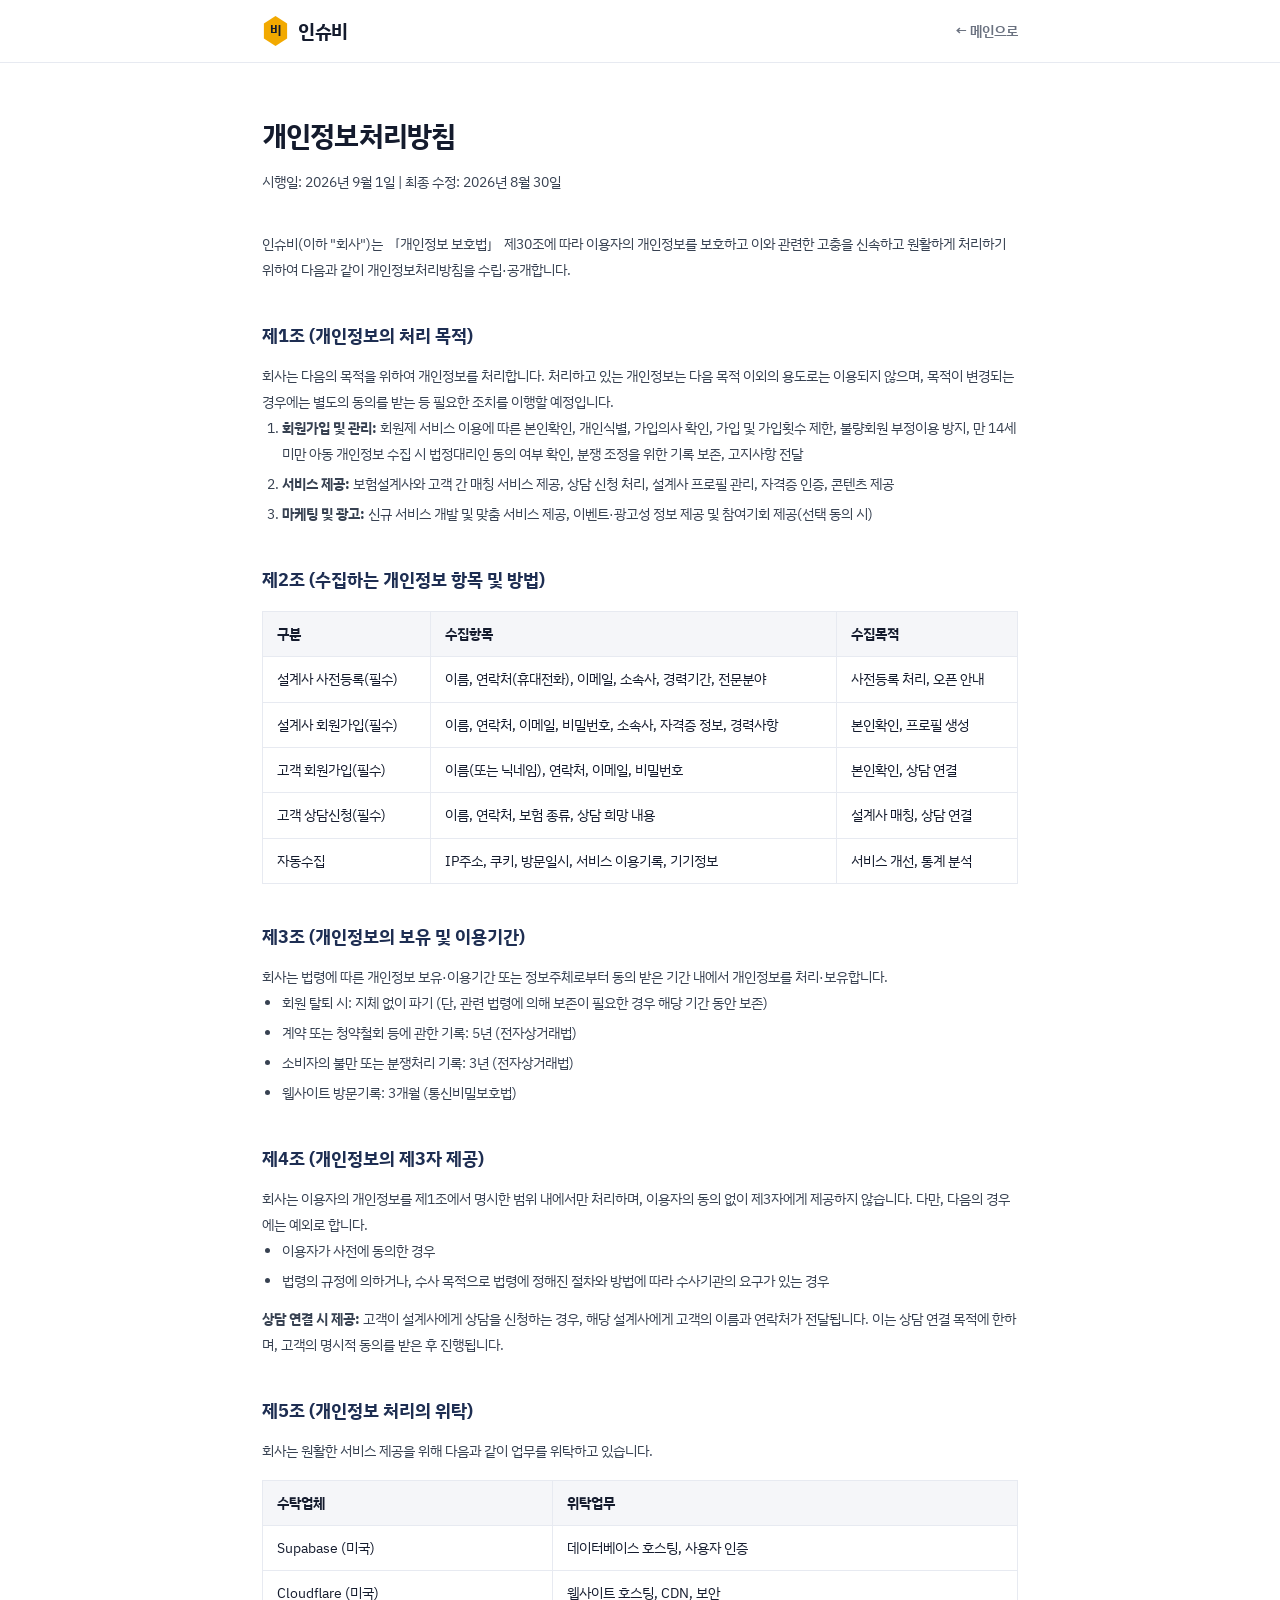
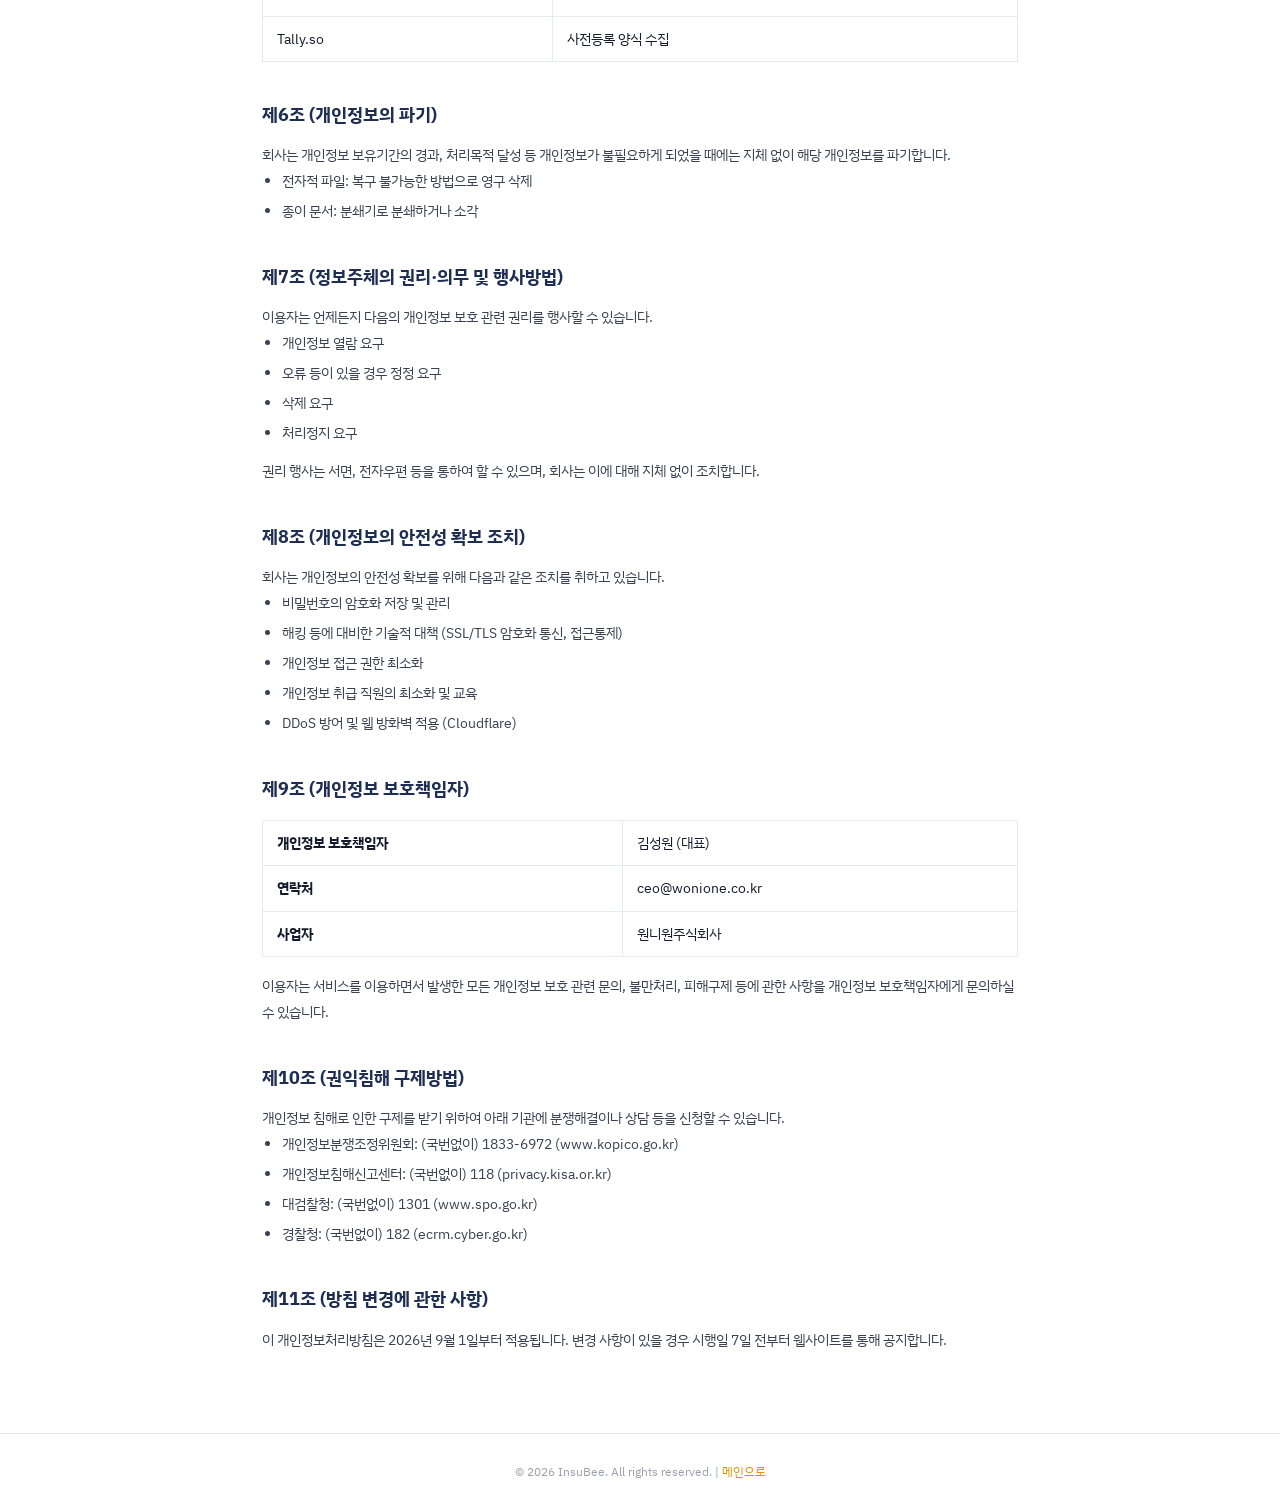
<file: privacy.html>
<!DOCTYPE html>
<html lang="ko">
<head>
<meta charset="UTF-8" />
<meta name="viewport" content="width=device-width, initial-scale=1.0" />
<title>개인정보처리방침 — 인슈비</title>
<meta name="description" content="인슈비 개인정보처리방침" />
<style>
  @import url('https://fonts.googleapis.com/css2?family=IBM+Plex+Sans+KR:wght@400;500;700&display=swap');
  :root {
    --ink: #141B2D; --navy: #1E2E52; --navy-2: #2E4370;
    --honey: #F2A900; --honey-deep: #D89400; --honey-pale: #FFF6DE;
    --bg: #F5F6F9; --mist: #E7EAF1; --sub: #6B7280;
  }
  * { margin: 0; padding: 0; box-sizing: border-box; }
  body { font-family: 'IBM Plex Sans KR','Pretendard','Apple SD Gothic Neo','Noto Sans KR',sans-serif; color: var(--ink); background: #fff; line-height: 1.8; -webkit-font-smoothing: antialiased; }
  .wrap { max-width: 800px; margin: 0 auto; padding: 0 22px; }
  a { text-decoration: none; color: inherit; }
  header { position: sticky; top: 0; z-index: 50; background: rgba(255,255,255,0.92); backdrop-filter: blur(10px); border-bottom: 1px solid var(--mist); }
  .nav { display: flex; align-items: center; justify-content: space-between; height: 62px; }
  .logo { display: flex; align-items: center; gap: 9px; font-weight: 700; font-size: 19px; letter-spacing: -0.02em; }
  .hex-mark { width: 27px; height: 30px; background: var(--honey); clip-path: polygon(50% 0%, 93% 25%, 93% 75%, 50% 100%, 7% 75%, 7% 25%); display: flex; align-items: center; justify-content: center; color: var(--ink); font-weight: 800; font-size: 13px; }
  .back-link { font-size: 13.5px; font-weight: 600; color: var(--sub); }
  .back-link:hover { color: var(--ink); }
  .content { padding: 48px 0 80px; }
  .content h1 { font-size: 28px; font-weight: 700; letter-spacing: -0.03em; margin-bottom: 8px; }
  .date { font-size: 13px; color: var(--sub); margin-bottom: 36px; }
  .content h2 { font-size: 18px; font-weight: 700; margin-top: 36px; margin-bottom: 12px; color: var(--navy); }
  .content h3 { font-size: 15px; font-weight: 700; margin-top: 20px; margin-bottom: 8px; }
  .content p, .content li { font-size: 14px; color: #374151; line-height: 1.85; }
  .content ul, .content ol { padding-left: 20px; margin-bottom: 12px; }
  .content li { margin-bottom: 4px; }
  .content table { width: 100%; border-collapse: collapse; margin: 16px 0; font-size: 13.5px; }
  .content th, .content td { border: 1px solid var(--mist); padding: 10px 14px; text-align: left; }
  .content th { background: var(--bg); font-weight: 700; }
  footer { padding: 28px 0; border-top: 1px solid var(--mist); text-align: center; }
  footer p { font-size: 11.5px; color: #9AA1AE; }
</style>
</head>
<body>

<header>
  <div class="wrap nav" style="max-width:800px">
    <a href="/" class="logo"><span class="hex-mark">비</span>인슈비</a>
    <a href="/" class="back-link">← 메인으로</a>
  </div>
</header>

<div class="content">
  <div class="wrap">
    <h1>개인정보처리방침</h1>
    <p class="date">시행일: 2026년 9월 1일 | 최종 수정: 2026년 8월 30일</p>

    <p>인슈비(이하 "회사")는 「개인정보 보호법」 제30조에 따라 이용자의 개인정보를 보호하고 이와 관련한 고충을 신속하고 원활하게 처리하기 위하여 다음과 같이 개인정보처리방침을 수립·공개합니다.</p>

    <h2>제1조 (개인정보의 처리 목적)</h2>
    <p>회사는 다음의 목적을 위하여 개인정보를 처리합니다. 처리하고 있는 개인정보는 다음 목적 이외의 용도로는 이용되지 않으며, 목적이 변경되는 경우에는 별도의 동의를 받는 등 필요한 조치를 이행할 예정입니다.</p>
    <ol>
      <li><strong>회원가입 및 관리:</strong> 회원제 서비스 이용에 따른 본인확인, 개인식별, 가입의사 확인, 가입 및 가입횟수 제한, 불량회원 부정이용 방지, 만 14세 미만 아동 개인정보 수집 시 법정대리인 동의 여부 확인, 분쟁 조정을 위한 기록 보존, 고지사항 전달</li>
      <li><strong>서비스 제공:</strong> 보험설계사와 고객 간 매칭 서비스 제공, 상담 신청 처리, 설계사 프로필 관리, 자격증 인증, 콘텐츠 제공</li>
      <li><strong>마케팅 및 광고:</strong> 신규 서비스 개발 및 맞춤 서비스 제공, 이벤트·광고성 정보 제공 및 참여기회 제공(선택 동의 시)</li>
    </ol>

    <h2>제2조 (수집하는 개인정보 항목 및 방법)</h2>
    <table>
      <thead>
        <tr><th>구분</th><th>수집항목</th><th>수집목적</th></tr>
      </thead>
      <tbody>
        <tr><td>설계사 사전등록(필수)</td><td>이름, 연락처(휴대전화), 이메일, 소속사, 경력기간, 전문분야</td><td>사전등록 처리, 오픈 안내</td></tr>
        <tr><td>설계사 회원가입(필수)</td><td>이름, 연락처, 이메일, 비밀번호, 소속사, 자격증 정보, 경력사항</td><td>본인확인, 프로필 생성</td></tr>
        <tr><td>고객 회원가입(필수)</td><td>이름(또는 닉네임), 연락처, 이메일, 비밀번호</td><td>본인확인, 상담 연결</td></tr>
        <tr><td>고객 상담신청(필수)</td><td>이름, 연락처, 보험 종류, 상담 희망 내용</td><td>설계사 매칭, 상담 연결</td></tr>
        <tr><td>자동수집</td><td>IP주소, 쿠키, 방문일시, 서비스 이용기록, 기기정보</td><td>서비스 개선, 통계 분석</td></tr>
      </tbody>
    </table>

    <h2>제3조 (개인정보의 보유 및 이용기간)</h2>
    <p>회사는 법령에 따른 개인정보 보유·이용기간 또는 정보주체로부터 동의 받은 기간 내에서 개인정보를 처리·보유합니다.</p>
    <ul>
      <li>회원 탈퇴 시: 지체 없이 파기 (단, 관련 법령에 의해 보존이 필요한 경우 해당 기간 동안 보존)</li>
      <li>계약 또는 청약철회 등에 관한 기록: 5년 (전자상거래법)</li>
      <li>소비자의 불만 또는 분쟁처리 기록: 3년 (전자상거래법)</li>
      <li>웹사이트 방문기록: 3개월 (통신비밀보호법)</li>
    </ul>

    <h2>제4조 (개인정보의 제3자 제공)</h2>
    <p>회사는 이용자의 개인정보를 제1조에서 명시한 범위 내에서만 처리하며, 이용자의 동의 없이 제3자에게 제공하지 않습니다. 다만, 다음의 경우에는 예외로 합니다.</p>
    <ul>
      <li>이용자가 사전에 동의한 경우</li>
      <li>법령의 규정에 의하거나, 수사 목적으로 법령에 정해진 절차와 방법에 따라 수사기관의 요구가 있는 경우</li>
    </ul>
    <p><strong>상담 연결 시 제공:</strong> 고객이 설계사에게 상담을 신청하는 경우, 해당 설계사에게 고객의 이름과 연락처가 전달됩니다. 이는 상담 연결 목적에 한하며, 고객의 명시적 동의를 받은 후 진행됩니다.</p>

    <h2>제5조 (개인정보 처리의 위탁)</h2>
    <p>회사는 원활한 서비스 제공을 위해 다음과 같이 업무를 위탁하고 있습니다.</p>
    <table>
      <thead>
        <tr><th>수탁업체</th><th>위탁업무</th></tr>
      </thead>
      <tbody>
        <tr><td>Supabase (미국)</td><td>데이터베이스 호스팅, 사용자 인증</td></tr>
        <tr><td>Cloudflare (미국)</td><td>웹사이트 호스팅, CDN, 보안</td></tr>
        <tr><td>Tally.so</td><td>사전등록 양식 수집</td></tr>
      </tbody>
    </table>

    <h2>제6조 (개인정보의 파기)</h2>
    <p>회사는 개인정보 보유기간의 경과, 처리목적 달성 등 개인정보가 불필요하게 되었을 때에는 지체 없이 해당 개인정보를 파기합니다.</p>
    <ul>
      <li>전자적 파일: 복구 불가능한 방법으로 영구 삭제</li>
      <li>종이 문서: 분쇄기로 분쇄하거나 소각</li>
    </ul>

    <h2>제7조 (정보주체의 권리·의무 및 행사방법)</h2>
    <p>이용자는 언제든지 다음의 개인정보 보호 관련 권리를 행사할 수 있습니다.</p>
    <ul>
      <li>개인정보 열람 요구</li>
      <li>오류 등이 있을 경우 정정 요구</li>
      <li>삭제 요구</li>
      <li>처리정지 요구</li>
    </ul>
    <p>권리 행사는 서면, 전자우편 등을 통하여 할 수 있으며, 회사는 이에 대해 지체 없이 조치합니다.</p>

    <h2>제8조 (개인정보의 안전성 확보 조치)</h2>
    <p>회사는 개인정보의 안전성 확보를 위해 다음과 같은 조치를 취하고 있습니다.</p>
    <ul>
      <li>비밀번호의 암호화 저장 및 관리</li>
      <li>해킹 등에 대비한 기술적 대책 (SSL/TLS 암호화 통신, 접근통제)</li>
      <li>개인정보 접근 권한 최소화</li>
      <li>개인정보 취급 직원의 최소화 및 교육</li>
      <li>DDoS 방어 및 웹 방화벽 적용 (Cloudflare)</li>
    </ul>

    <h2>제9조 (개인정보 보호책임자)</h2>
    <table>
      <tbody>
        <tr><td><strong>개인정보 보호책임자</strong></td><td>김성원 (대표)</td></tr>
        <tr><td><strong>연락처</strong></td><td>ceo@wonione.co.kr</td></tr>
        <tr><td><strong>사업자</strong></td><td>원니원주식회사</td></tr>
      </tbody>
    </table>
    <p style="margin-top:12px">이용자는 서비스를 이용하면서 발생한 모든 개인정보 보호 관련 문의, 불만처리, 피해구제 등에 관한 사항을 개인정보 보호책임자에게 문의하실 수 있습니다.</p>

    <h2>제10조 (권익침해 구제방법)</h2>
    <p>개인정보 침해로 인한 구제를 받기 위하여 아래 기관에 분쟁해결이나 상담 등을 신청할 수 있습니다.</p>
    <ul>
      <li>개인정보분쟁조정위원회: (국번없이) 1833-6972 (www.kopico.go.kr)</li>
      <li>개인정보침해신고센터: (국번없이) 118 (privacy.kisa.or.kr)</li>
      <li>대검찰청: (국번없이) 1301 (www.spo.go.kr)</li>
      <li>경찰청: (국번없이) 182 (ecrm.cyber.go.kr)</li>
    </ul>

    <h2>제11조 (방침 변경에 관한 사항)</h2>
    <p>이 개인정보처리방침은 2026년 9월 1일부터 적용됩니다. 변경 사항이 있을 경우 시행일 7일 전부터 웹사이트를 통해 공지합니다.</p>
  </div>
</div>

<footer>
  <div class="wrap" style="max-width:800px">
    <p>© 2026 InsuBee. All rights reserved. | <a href="/" style="color:var(--honey-deep)">메인으로</a></p>
  </div>
</footer>

</body>
</html>
</file>
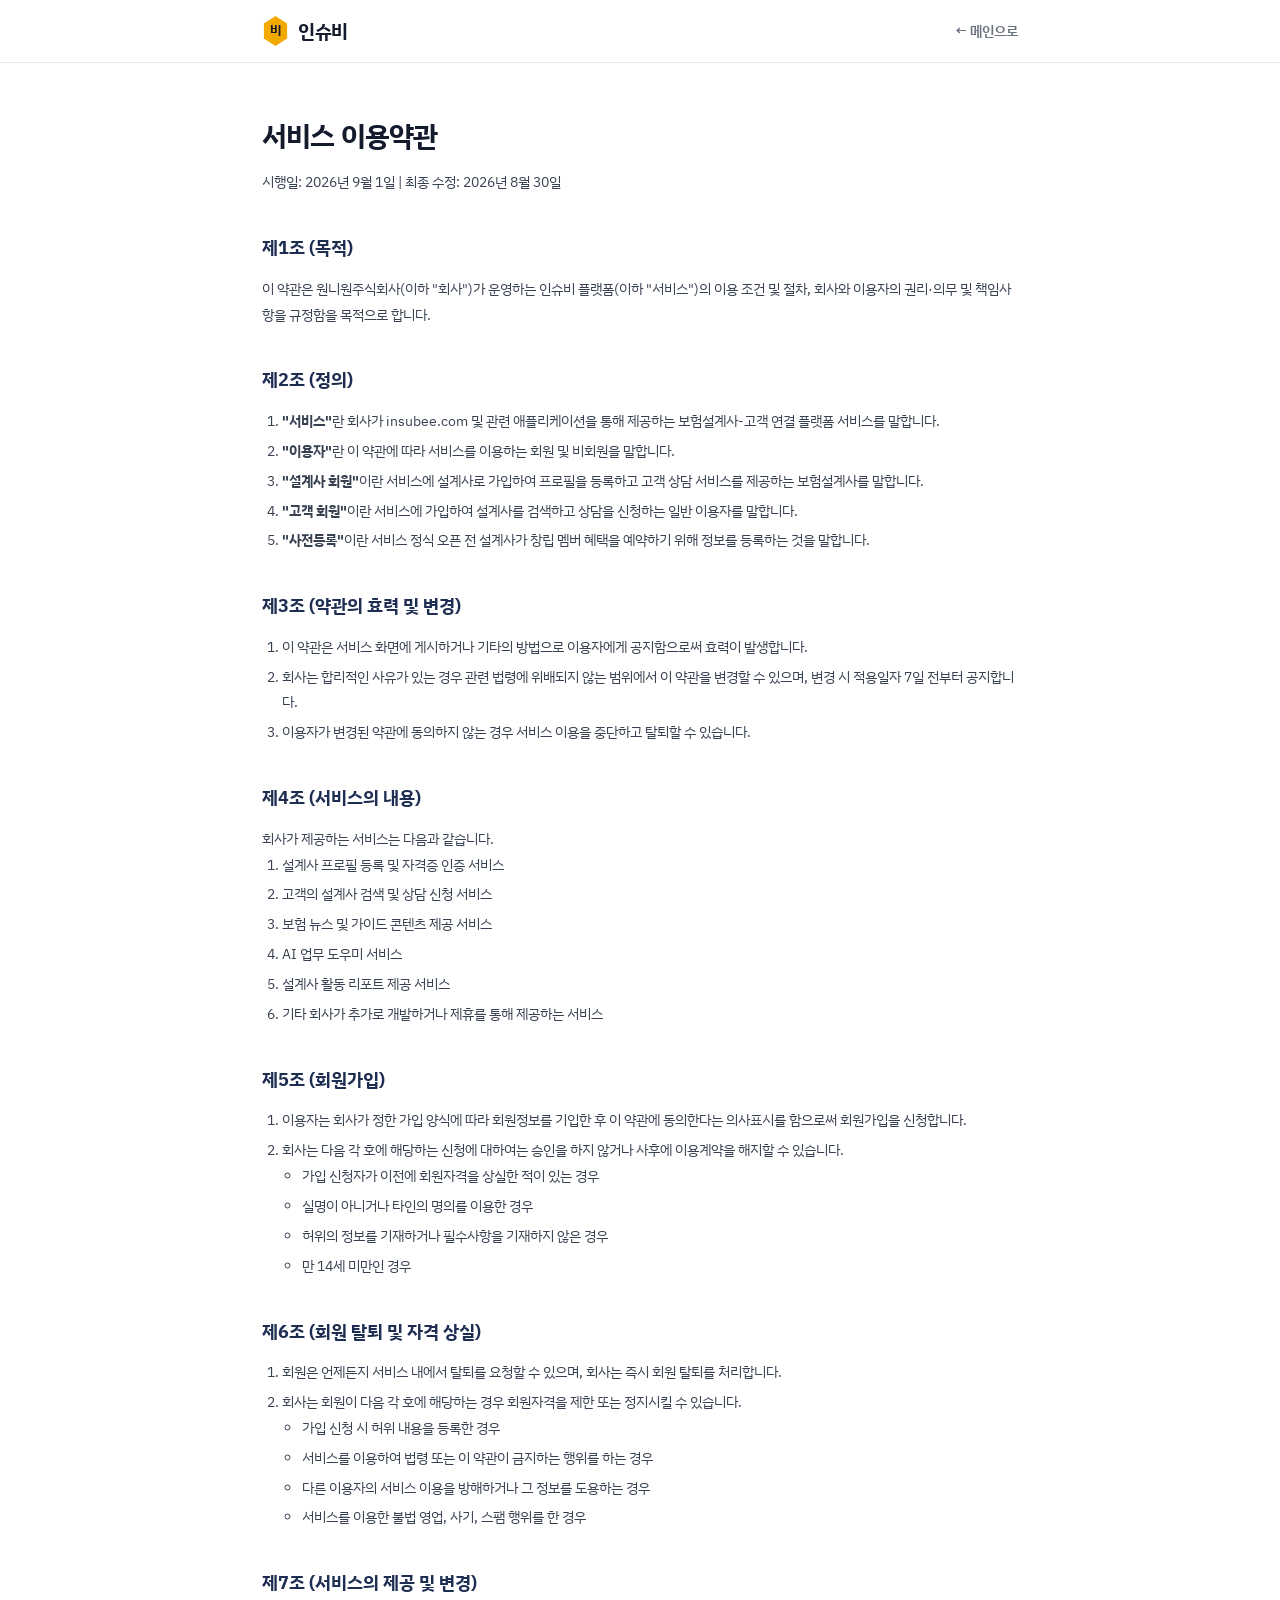
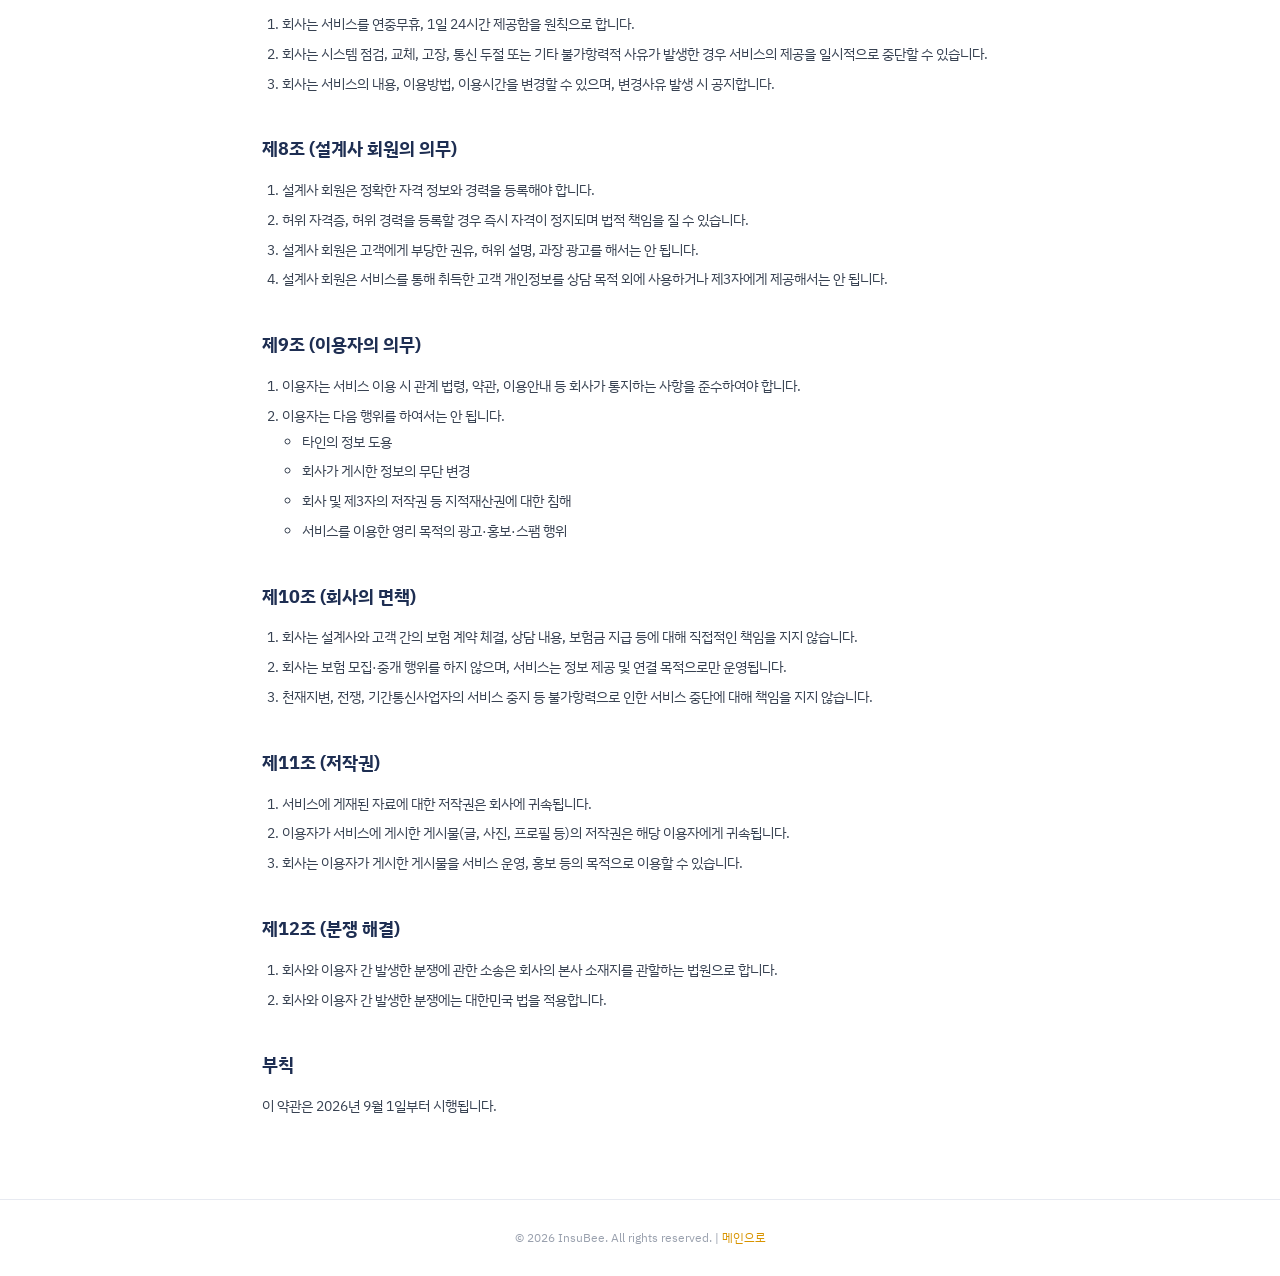
<file: terms.html>
<!DOCTYPE html>
<html lang="ko">
<head>
<meta charset="UTF-8" />
<meta name="viewport" content="width=device-width, initial-scale=1.0" />
<title>이용약관 — 인슈비</title>
<meta name="description" content="인슈비 서비스 이용약관" />
<style>
  @import url('https://fonts.googleapis.com/css2?family=IBM+Plex+Sans+KR:wght@400;500;700&display=swap');
  :root {
    --ink: #141B2D; --navy: #1E2E52; --navy-2: #2E4370;
    --honey: #F2A900; --honey-deep: #D89400; --honey-pale: #FFF6DE;
    --bg: #F5F6F9; --mist: #E7EAF1; --sub: #6B7280;
  }
  * { margin: 0; padding: 0; box-sizing: border-box; }
  body { font-family: 'IBM Plex Sans KR','Pretendard','Apple SD Gothic Neo','Noto Sans KR',sans-serif; color: var(--ink); background: #fff; line-height: 1.8; -webkit-font-smoothing: antialiased; }
  .wrap { max-width: 800px; margin: 0 auto; padding: 0 22px; }
  a { text-decoration: none; color: inherit; }
  header { position: sticky; top: 0; z-index: 50; background: rgba(255,255,255,0.92); backdrop-filter: blur(10px); border-bottom: 1px solid var(--mist); }
  .nav { display: flex; align-items: center; justify-content: space-between; height: 62px; }
  .logo { display: flex; align-items: center; gap: 9px; font-weight: 700; font-size: 19px; letter-spacing: -0.02em; }
  .hex-mark { width: 27px; height: 30px; background: var(--honey); clip-path: polygon(50% 0%, 93% 25%, 93% 75%, 50% 100%, 7% 75%, 7% 25%); display: flex; align-items: center; justify-content: center; color: var(--ink); font-weight: 800; font-size: 13px; }
  .back-link { font-size: 13.5px; font-weight: 600; color: var(--sub); }
  .back-link:hover { color: var(--ink); }
  .content { padding: 48px 0 80px; }
  .content h1 { font-size: 28px; font-weight: 700; letter-spacing: -0.03em; margin-bottom: 8px; }
  .date { font-size: 13px; color: var(--sub); margin-bottom: 36px; }
  .content h2 { font-size: 18px; font-weight: 700; margin-top: 36px; margin-bottom: 12px; color: var(--navy); }
  .content p, .content li { font-size: 14px; color: #374151; line-height: 1.85; }
  .content ul, .content ol { padding-left: 20px; margin-bottom: 12px; }
  .content li { margin-bottom: 4px; }
  footer { padding: 28px 0; border-top: 1px solid var(--mist); text-align: center; }
  footer p { font-size: 11.5px; color: #9AA1AE; }
</style>
</head>
<body>

<header>
  <div class="wrap nav" style="max-width:800px">
    <a href="/" class="logo"><span class="hex-mark">비</span>인슈비</a>
    <a href="/" class="back-link">← 메인으로</a>
  </div>
</header>

<div class="content">
  <div class="wrap">
    <h1>서비스 이용약관</h1>
    <p class="date">시행일: 2026년 9월 1일 | 최종 수정: 2026년 8월 30일</p>

    <h2>제1조 (목적)</h2>
    <p>이 약관은 원니원주식회사(이하 "회사")가 운영하는 인슈비 플랫폼(이하 "서비스")의 이용 조건 및 절차, 회사와 이용자의 권리·의무 및 책임사항을 규정함을 목적으로 합니다.</p>

    <h2>제2조 (정의)</h2>
    <ol>
      <li><strong>"서비스"</strong>란 회사가 insubee.com 및 관련 애플리케이션을 통해 제공하는 보험설계사-고객 연결 플랫폼 서비스를 말합니다.</li>
      <li><strong>"이용자"</strong>란 이 약관에 따라 서비스를 이용하는 회원 및 비회원을 말합니다.</li>
      <li><strong>"설계사 회원"</strong>이란 서비스에 설계사로 가입하여 프로필을 등록하고 고객 상담 서비스를 제공하는 보험설계사를 말합니다.</li>
      <li><strong>"고객 회원"</strong>이란 서비스에 가입하여 설계사를 검색하고 상담을 신청하는 일반 이용자를 말합니다.</li>
      <li><strong>"사전등록"</strong>이란 서비스 정식 오픈 전 설계사가 창립 멤버 혜택을 예약하기 위해 정보를 등록하는 것을 말합니다.</li>
    </ol>

    <h2>제3조 (약관의 효력 및 변경)</h2>
    <ol>
      <li>이 약관은 서비스 화면에 게시하거나 기타의 방법으로 이용자에게 공지함으로써 효력이 발생합니다.</li>
      <li>회사는 합리적인 사유가 있는 경우 관련 법령에 위배되지 않는 범위에서 이 약관을 변경할 수 있으며, 변경 시 적용일자 7일 전부터 공지합니다.</li>
      <li>이용자가 변경된 약관에 동의하지 않는 경우 서비스 이용을 중단하고 탈퇴할 수 있습니다.</li>
    </ol>

    <h2>제4조 (서비스의 내용)</h2>
    <p>회사가 제공하는 서비스는 다음과 같습니다.</p>
    <ol>
      <li>설계사 프로필 등록 및 자격증 인증 서비스</li>
      <li>고객의 설계사 검색 및 상담 신청 서비스</li>
      <li>보험 뉴스 및 가이드 콘텐츠 제공 서비스</li>
      <li>AI 업무 도우미 서비스</li>
      <li>설계사 활동 리포트 제공 서비스</li>
      <li>기타 회사가 추가로 개발하거나 제휴를 통해 제공하는 서비스</li>
    </ol>

    <h2>제5조 (회원가입)</h2>
    <ol>
      <li>이용자는 회사가 정한 가입 양식에 따라 회원정보를 기입한 후 이 약관에 동의한다는 의사표시를 함으로써 회원가입을 신청합니다.</li>
      <li>회사는 다음 각 호에 해당하는 신청에 대하여는 승인을 하지 않거나 사후에 이용계약을 해지할 수 있습니다.
        <ul>
          <li>가입 신청자가 이전에 회원자격을 상실한 적이 있는 경우</li>
          <li>실명이 아니거나 타인의 명의를 이용한 경우</li>
          <li>허위의 정보를 기재하거나 필수사항을 기재하지 않은 경우</li>
          <li>만 14세 미만인 경우</li>
        </ul>
      </li>
    </ol>

    <h2>제6조 (회원 탈퇴 및 자격 상실)</h2>
    <ol>
      <li>회원은 언제든지 서비스 내에서 탈퇴를 요청할 수 있으며, 회사는 즉시 회원 탈퇴를 처리합니다.</li>
      <li>회사는 회원이 다음 각 호에 해당하는 경우 회원자격을 제한 또는 정지시킬 수 있습니다.
        <ul>
          <li>가입 신청 시 허위 내용을 등록한 경우</li>
          <li>서비스를 이용하여 법령 또는 이 약관이 금지하는 행위를 하는 경우</li>
          <li>다른 이용자의 서비스 이용을 방해하거나 그 정보를 도용하는 경우</li>
          <li>서비스를 이용한 불법 영업, 사기, 스팸 행위를 한 경우</li>
        </ul>
      </li>
    </ol>

    <h2>제7조 (서비스의 제공 및 변경)</h2>
    <ol>
      <li>회사는 서비스를 연중무휴, 1일 24시간 제공함을 원칙으로 합니다.</li>
      <li>회사는 시스템 점검, 교체, 고장, 통신 두절 또는 기타 불가항력적 사유가 발생한 경우 서비스의 제공을 일시적으로 중단할 수 있습니다.</li>
      <li>회사는 서비스의 내용, 이용방법, 이용시간을 변경할 수 있으며, 변경사유 발생 시 공지합니다.</li>
    </ol>

    <h2>제8조 (설계사 회원의 의무)</h2>
    <ol>
      <li>설계사 회원은 정확한 자격 정보와 경력을 등록해야 합니다.</li>
      <li>허위 자격증, 허위 경력을 등록할 경우 즉시 자격이 정지되며 법적 책임을 질 수 있습니다.</li>
      <li>설계사 회원은 고객에게 부당한 권유, 허위 설명, 과장 광고를 해서는 안 됩니다.</li>
      <li>설계사 회원은 서비스를 통해 취득한 고객 개인정보를 상담 목적 외에 사용하거나 제3자에게 제공해서는 안 됩니다.</li>
    </ol>

    <h2>제9조 (이용자의 의무)</h2>
    <ol>
      <li>이용자는 서비스 이용 시 관계 법령, 약관, 이용안내 등 회사가 통지하는 사항을 준수하여야 합니다.</li>
      <li>이용자는 다음 행위를 하여서는 안 됩니다.
        <ul>
          <li>타인의 정보 도용</li>
          <li>회사가 게시한 정보의 무단 변경</li>
          <li>회사 및 제3자의 저작권 등 지적재산권에 대한 침해</li>
          <li>서비스를 이용한 영리 목적의 광고·홍보·스팸 행위</li>
        </ul>
      </li>
    </ol>

    <h2>제10조 (회사의 면책)</h2>
    <ol>
      <li>회사는 설계사와 고객 간의 보험 계약 체결, 상담 내용, 보험금 지급 등에 대해 직접적인 책임을 지지 않습니다.</li>
      <li>회사는 보험 모집·중개 행위를 하지 않으며, 서비스는 정보 제공 및 연결 목적으로만 운영됩니다.</li>
      <li>천재지변, 전쟁, 기간통신사업자의 서비스 중지 등 불가항력으로 인한 서비스 중단에 대해 책임을 지지 않습니다.</li>
    </ol>

    <h2>제11조 (저작권)</h2>
    <ol>
      <li>서비스에 게재된 자료에 대한 저작권은 회사에 귀속됩니다.</li>
      <li>이용자가 서비스에 게시한 게시물(글, 사진, 프로필 등)의 저작권은 해당 이용자에게 귀속됩니다.</li>
      <li>회사는 이용자가 게시한 게시물을 서비스 운영, 홍보 등의 목적으로 이용할 수 있습니다.</li>
    </ol>

    <h2>제12조 (분쟁 해결)</h2>
    <ol>
      <li>회사와 이용자 간 발생한 분쟁에 관한 소송은 회사의 본사 소재지를 관할하는 법원으로 합니다.</li>
      <li>회사와 이용자 간 발생한 분쟁에는 대한민국 법을 적용합니다.</li>
    </ol>

    <h2>부칙</h2>
    <p>이 약관은 2026년 9월 1일부터 시행됩니다.</p>
  </div>
</div>

<footer>
  <div class="wrap" style="max-width:800px">
    <p>© 2026 InsuBee. All rights reserved. | <a href="/" style="color:var(--honey-deep)">메인으로</a></p>
  </div>
</footer>

</body>
</html>
</file>
